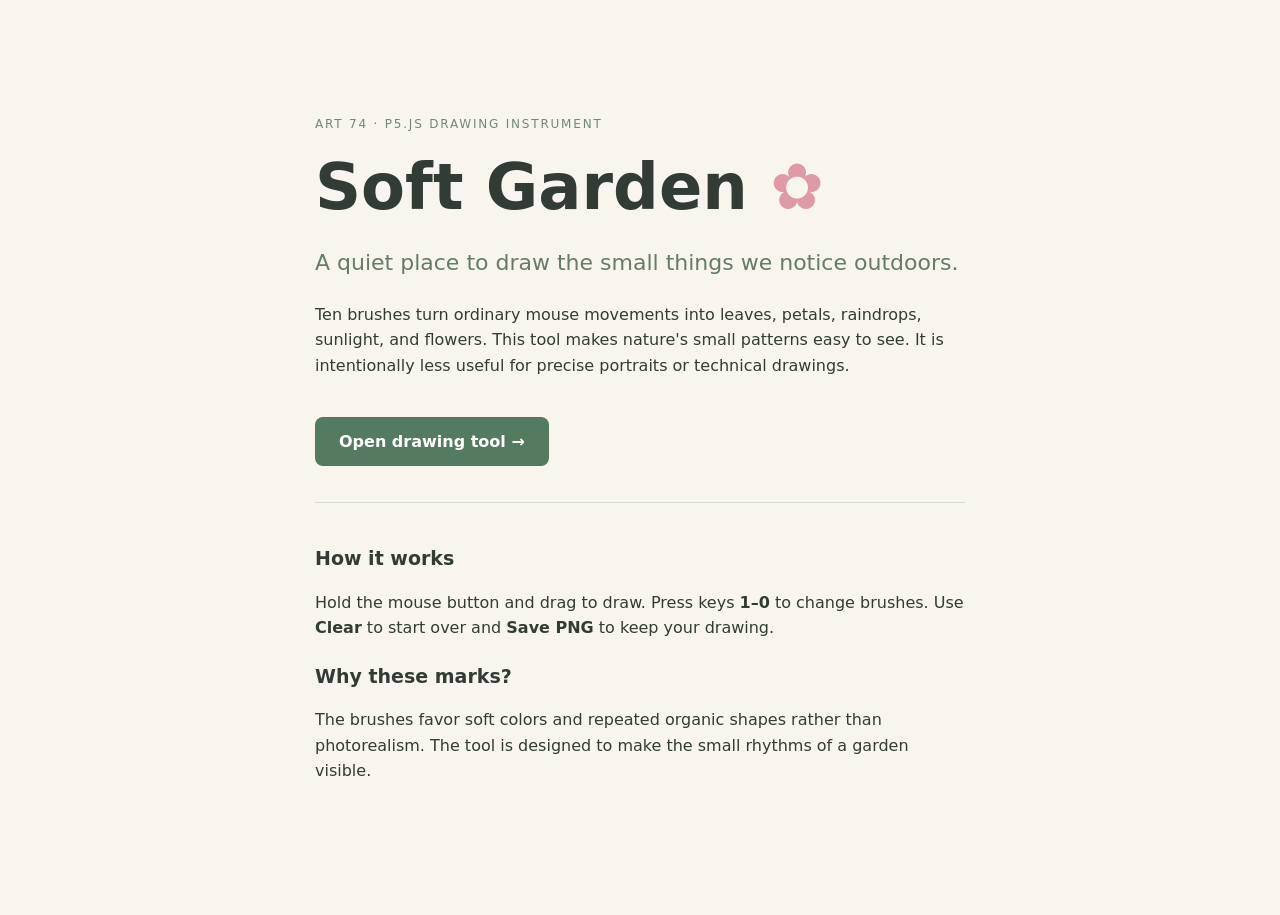
<file: index.html>
<!doctype html><html lang="en"><head><meta charset="utf-8"><meta name="viewport" content="width=device-width,initial-scale=1"><title>Soft Garden — Drawing Tool</title><link rel="stylesheet" href="style.css"></head><body><main class="landing"><div class="eyebrow">ART 74 · p5.js drawing instrument</div><h1>Soft Garden <span>✿</span></h1><p class="lead">A quiet place to draw the small things we notice outdoors.</p><p>Ten brushes turn ordinary mouse movements into leaves, petals, raindrops, sunlight, and flowers. This tool makes nature's small patterns easy to see. It is intentionally less useful for precise portraits or technical drawings.</p><a class="primary" href="tool.html">Open drawing tool →</a><section><h2>How it works</h2><p>Hold the mouse button and drag to draw. Press keys <strong>1–0</strong> to change brushes. Use <strong>Clear</strong> to start over and <strong>Save PNG</strong> to keep your drawing.</p><h2>Why these marks?</h2><p>The brushes favor soft colors and repeated organic shapes rather than photorealism. The tool is designed to make the small rhythms of a garden visible.</p></section></main></body></html>
</file>
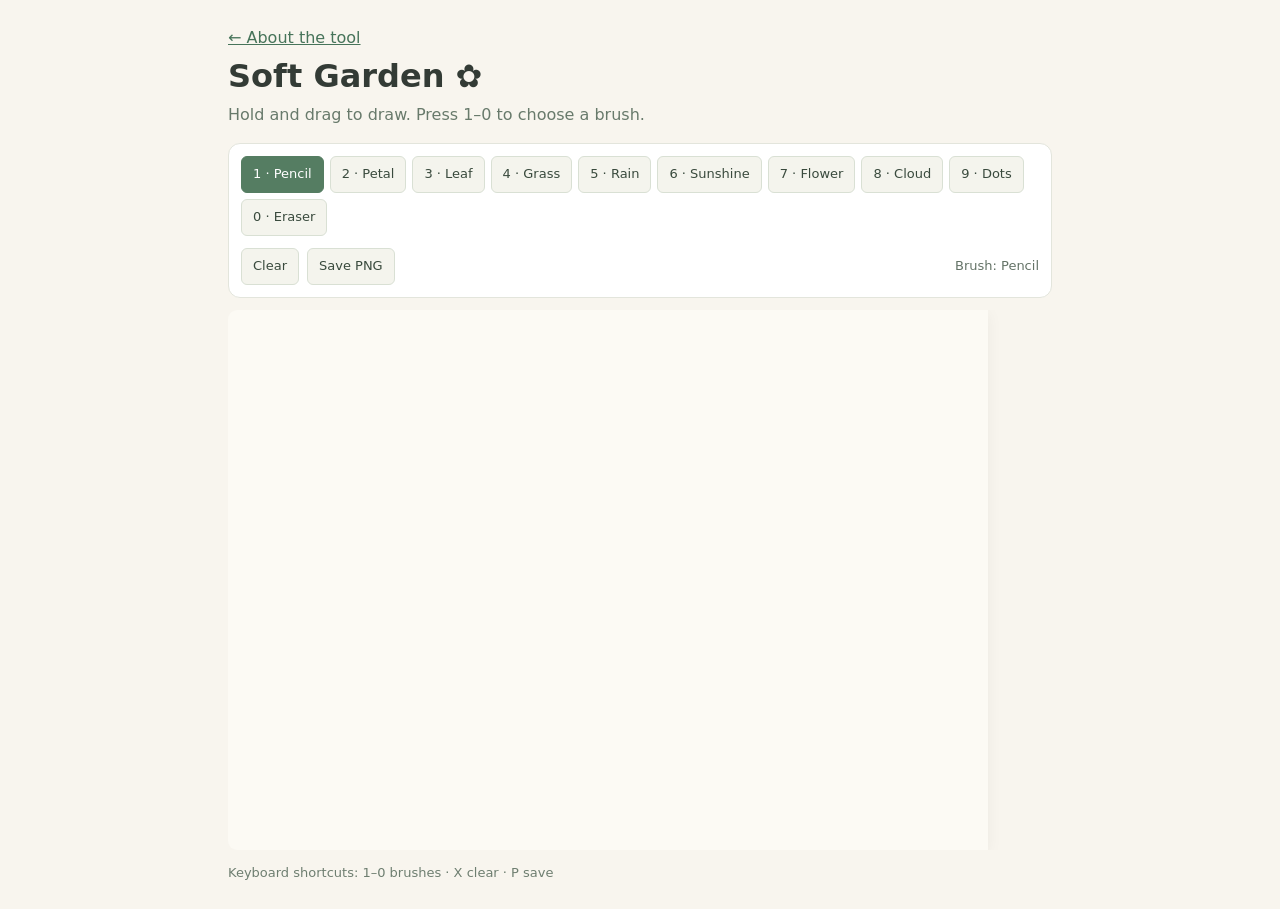
<file: tool.html>
<!doctype html><html lang="en"><head><meta charset="utf-8"><meta name="viewport" content="width=device-width,initial-scale=1"><title>Draw — Soft Garden</title><link rel="stylesheet" href="style.css"><script src="p5.min.js"></script><script src="your_drawing_tool_2026.js" defer></script></head><body><main class="tool"><header><a href="index.html">← About the tool</a><h1>Soft Garden ✿</h1><p>Hold and drag to draw. Press 1–0 to choose a brush.</p></header><div id="toolbar"><div id="brushes"></div><div class="actions"><button id="clear">Clear</button><button id="save">Save PNG</button><span id="current" aria-live="polite">Brush: Pencil</span></div></div><div id="canvas-holder"></div><p class="hint">Keyboard shortcuts: 1–0 brushes · X clear · P save</p></main></body></html>
</file>
<file: style.css>
*{box-sizing:border-box}body{margin:0;background:#f8f5ee;color:#333b35;font:16px/1.6 system-ui,-apple-system,Segoe UI,sans-serif}a{color:#47745a}.landing{max-width:700px;margin:10vh auto;padding:25px}.eyebrow{text-transform:uppercase;letter-spacing:.15em;font-size:12px;color:#738875}h1{font-size:clamp(36px,7vw,64px);line-height:1.1;margin:18px 0}h1 span{color:#df9aa7}.lead{font-size:22px;color:#657c68}.primary{display:inline-block;margin:22px 0 36px;background:#547b60;color:white;padding:12px 24px;border-radius:8px;text-decoration:none;font-weight:600}.landing section{border-top:1px solid #d9ded4;padding-top:20px}.landing h2{font-size:19px;margin-top:20px}.tool{max-width:860px;margin:25px auto;padding:0 18px}.tool h1{font-size:32px;margin:8px 0}.tool header p{margin-top:0;color:#687a6b}#toolbar{background:white;padding:12px;border:1px solid #e3e5dc;border-radius:12px;margin-bottom:12px}#brushes{display:flex;flex-wrap:wrap;gap:6px}button{background:#f4f4ed;color:#394a3d;border:1px solid #d9e0d4;border-radius:6px;padding:7px 11px;cursor:pointer;font:inherit;font-size:13px}button.active{background:#557d62;color:white;border-color:#557d62}.actions{display:flex;gap:8px;align-items:center;margin-top:12px;flex-wrap:wrap}#current{color:#647367;font-size:13px;margin-left:auto}#canvas-holder{width:100%;overflow:auto;border-radius:9px}canvas{display:block;max-width:100%;height:auto!important;touch-action:none;box-shadow:0 3px 15px #0000000d}.hint{font-size:13px;color:#6e7e70}
</file>
